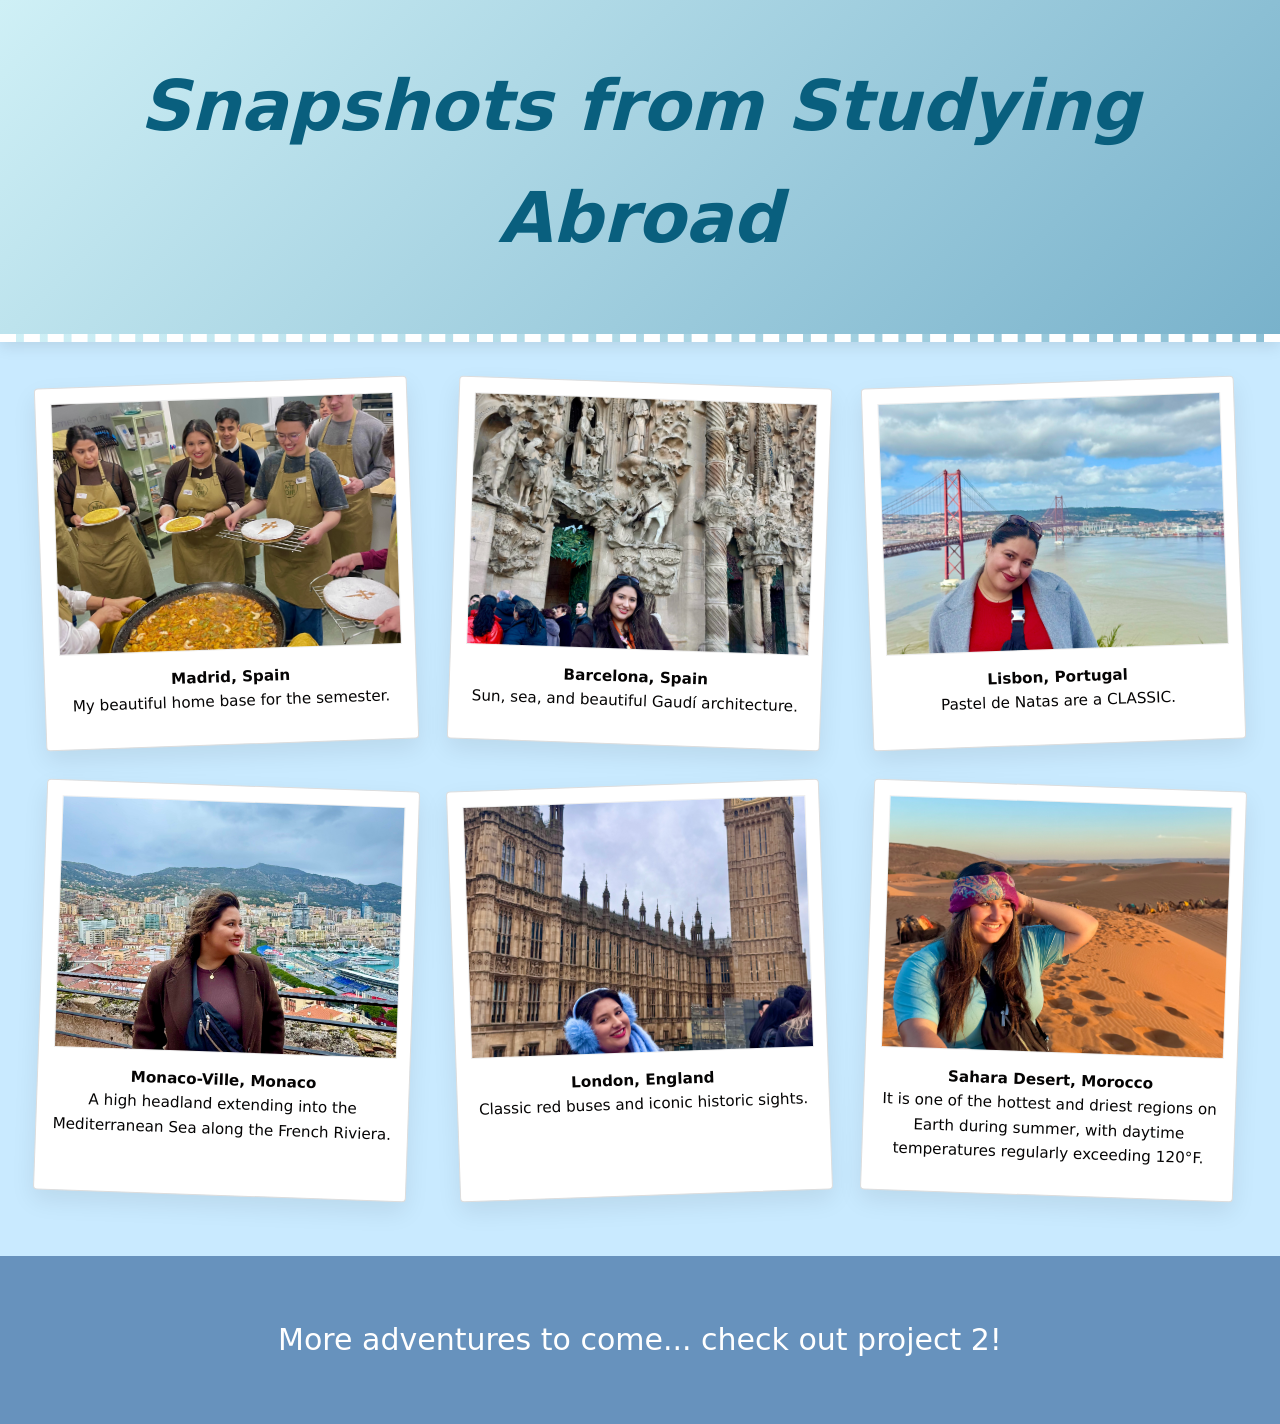
<file: study_abroadpreview/index.html>
<!DOCTYPE html>
<html lang="en">
<head>
    <meta charset="UTF-8">
    <meta name="viewport" content="width=device-width, initial-scale=1.0">
    <title>My Study Abroad Photo Gallery</title>
    <link rel="stylesheet" href="style.css">
</head>
<body>

    <header>
        <h1>Snapshots from Studying Abroad</h1>
    </header>

    <main>
        <section id="gallery">
            <ul>
                <li>  
                    <a href="../index.html">
                    <img src="img/IMG_5486 2.jpeg" alt="Madrid, Spain">
                    </a>
                    <p><strong>Madrid, Spain</strong><br>My beautiful home base for the semester.</p>
                </li>
                <li>
                    <a href="https://travel.usnews.com/Barcelona_Spain/">
                    <img src="img/IMG_9345.jpeg" alt="Barcelona, Spain"></a>
                    <p><strong>Barcelona, Spain</strong><br>Sun, sea, and beautiful Gaudí architecture.</p>
                </li>
                <li>
                    <a href="https://travel.usnews.com/Lisbon_Portugal/">
                    <img src="img/IMG_1148.jpeg" alt="Lisbon, Portugal"></a>
                    <p><strong>Lisbon, Portugal</strong><br>Pastel de Natas are a CLASSIC.</p>
                </li>
                <li>
                    <a href="https://travel.usnews.com/Monaco/Things_To_Do/Monaco_Old_Town_Monaco_Ville_66437/">
                    <img src="img/IMG_4355.jpeg" alt="Monaco-Ville, Monaco"></a>
                    <p><strong>Monaco-Ville, Monaco</strong><br>A high headland extending into the Mediterranean Sea along the French Riviera.</p>
                </li>
                <li>
                    <a href="https://travel.usnews.com/London_England/">
                    <img src="img/IMG_2646 2.jpeg" alt="London, England"></a>
                    <p><strong>London, England</strong><br>Classic red buses and iconic historic sights.</p>
                </li>
                <li>
                    <a href="https://www.muchbetteradventures.com/magazine/sahara-desert-morocco-guide/">
                    <img src="img/IMG_1456 2.jpeg" alt="Sahara Desert, Morocco"></a>
                    <p><strong>Sahara Desert, Morocco</strong><br> It is one of the hottest and driest regions on Earth during summer, with daytime temperatures regularly exceeding 120°F.</p>
                </li>
            </ul>
        </section>
    </main>

    <footer>
        <p>More adventures to come... check out project 2!</p>
    </footer>
</body>
</html>
</file>
<file: study_abroadpreview/style.css>
:root {
    --primary-color: #cff0f6;
    --secondary-color: #79b2cb;
    --dark-color: #6792bd;
    --bg-color: #c9eaff;
}

body {
    font-family: 'Quicksand', sans-serif;
    background-color: var(--bg-color);
    color: var(--dark-color);
    line-height: 1.6;
    margin: 0;
    padding: 0;
    font-family: system-ui, -apple-system, BlinkMacSystemFont, 'Segoe UI', Roboto, Oxygen, Ubuntu, Cantarell, 'Open Sans', 'Helvetica Neue', sans-serif;
}

header {
    background: linear-gradient(135deg, var(--primary-color), var(--secondary-color));
    color: rgb(9, 95, 126);
    text-align: center;
    padding: 50px 20px;
    font-style: italic;
    border-bottom: 8px dashed white;
    box-shadow: 0 4px 15px rgba(0, 0, 0, 0.1);
    font-family: system-ui, -apple-system, BlinkMacSystemFont, 'Segoe UI', Roboto, Oxygen, Ubuntu, Cantarell, 'Open Sans', 'Helvetica Neue', sans-serif;
}

h1 {
    font-family: system-ui, -apple-system, BlinkMacSystemFont, 'Segoe UI', Roboto, Oxygen, Ubuntu, Cantarell, 'Open Sans', 'Helvetica Neue', sans-serif;
    font-size: 70px;
    margin: 0 0 10px 0;
}

header p {
    font-size: 1.4rem;
    margin: 0;
    font-weight: bold;
}

main {
    max-width: 1200px;
    margin: 40px auto;
    padding: 0 20px;
}

#gallery ul {
    list-style: none;
    padding: 0;
    display: grid;
    grid-template-columns: repeat(auto-fit, minmax(280px, 1fr));
    gap: 40px;
    margin: 0;
}

#gallery li {
    background: white;
    padding: 15px 15px 30px 15px;
    box-shadow: 0 10px 25px rgba(0,0,0,0.08);
    border: 1px solid #ddd;
    border-radius: 4px;
    transition: transform 0.4s cubic-bezier(0.175, 0.885, 0.32, 1.275);
}
#gallery li:nth-child(odd) {
    transform: rotate(-2deg);
}

#gallery li:nth-child(even) {
    transform: rotate(2deg);
}
#gallery li:hover {
    transform: scale(1.05) rotate(0deg) translateY(-10px);
    box-shadow: 0 15px 35px rgba(0,0,0,0.15);
    z-index: 10;
}
#gallery img {
    width: 100%;
    height: 250px;
    object-fit: cover;
    border: 1px solid #eee;
    display: block;
}
#gallery p {
    font-size: 0.95rem;
    text-align: center;
    margin: 15px 0 0 0;
    color: #050404;
}
footer {
    text-align: center;
    padding: 30px;
    background-color: var(--dark-color);
    color: white;
    font-family: system-ui, -apple-system, BlinkMacSystemFont, 'Segoe UI', Roboto, Oxygen, Ubuntu, Cantarell, 'Open Sans', 'Helvetica Neue', sans-serif;
    font-size: 30px;
    margin-top: 60px;
}
</file>
